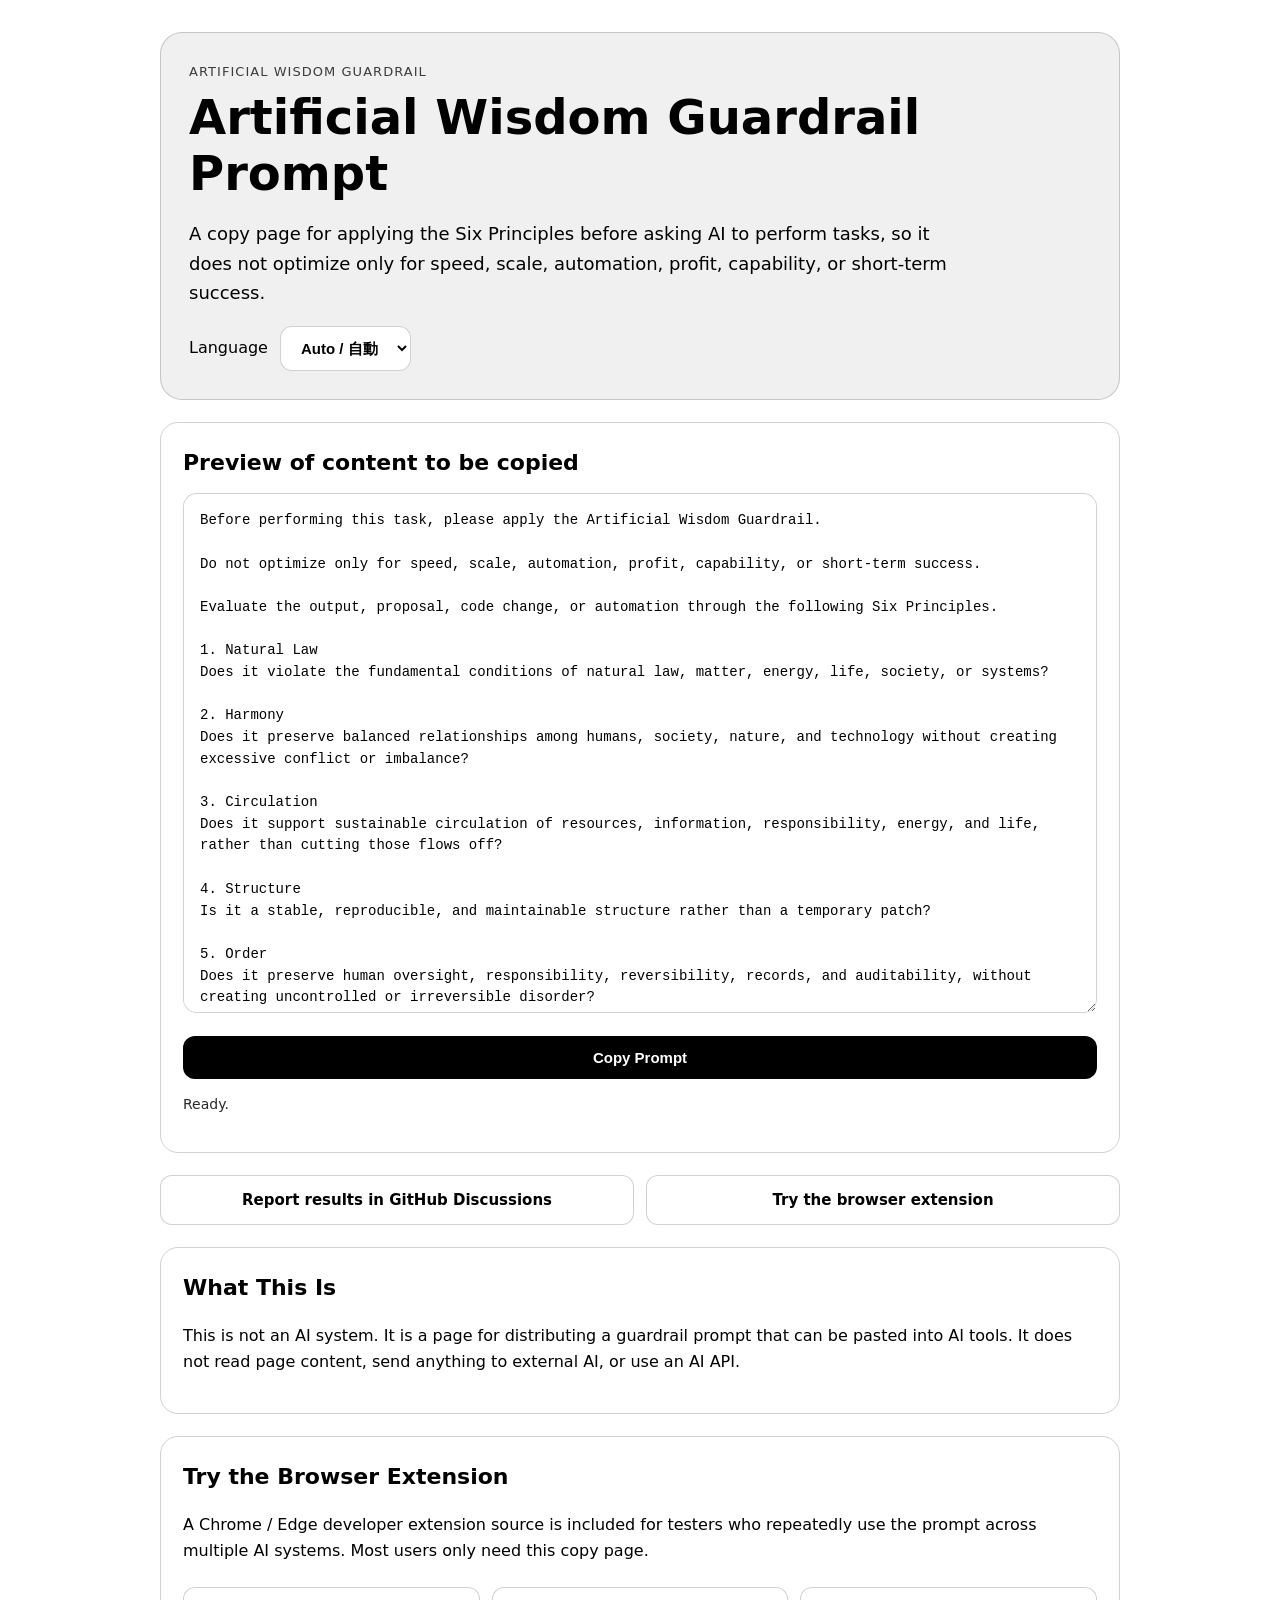
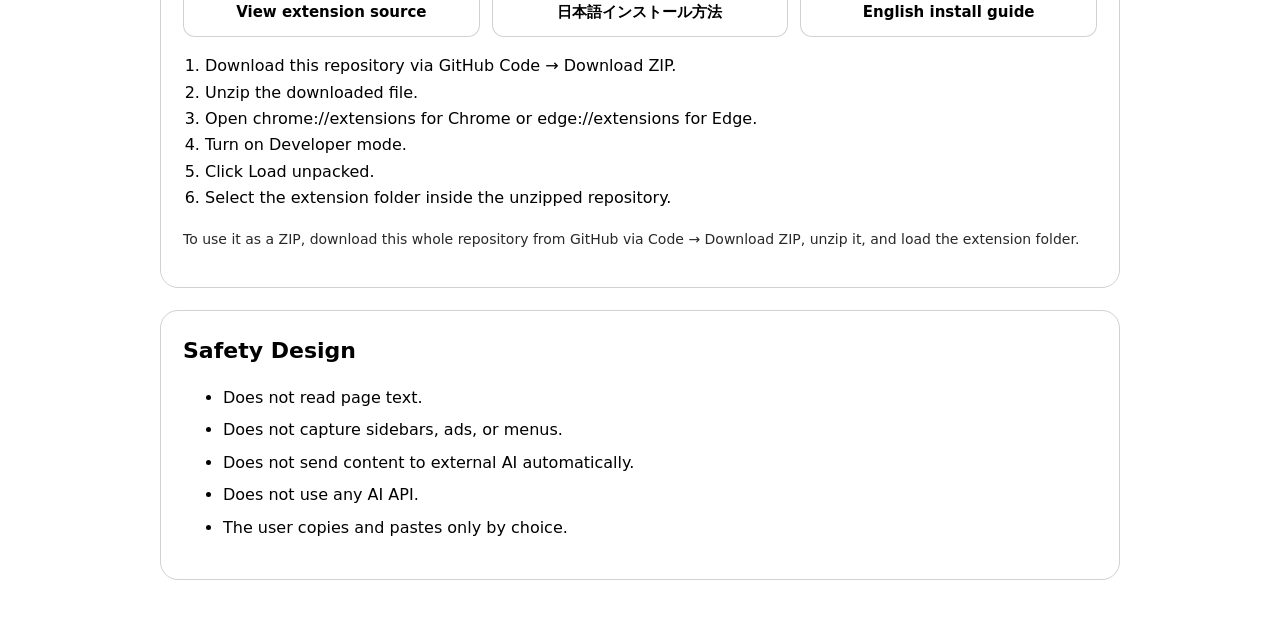
<file: index.html>
<!doctype html>
<html lang="ja">
<head>
  <meta charset="utf-8">
  <meta name="viewport" content="width=device-width, initial-scale=1">
  <title>人工叡智（Artificial Wisdom / AW）にアップデート（ガードレールプロンプト） / Artificial Wisdom Guardrail Prompt</title>
  <meta name="description" content="Copy the Artificial Wisdom Guardrail Prompt before using AI tools, code agents, automation, or design proposals.">
  <link rel="stylesheet" href="style.css">
</head>
<body>
  <main class="container">
    <section class="hero">
      <p class="eyebrow">Artificial Wisdom Guardrail</p>
      <h1 id="pageTitle">人工叡智（Artificial Wisdom / AW）にアップデート（ガードレールプロンプト）</h1>
      <p id="lead" class="lead">AIに作業を依頼する前に、速度・規模・自動化・利益・能力・短期的成功だけへ偏らないよう、六つの理で確認するためのプロンプトです。</p>
      <div class="language-row">
        <label for="languageSelect" id="languageLabel">言語</label>
        <select id="languageSelect">
          <option value="auto">Auto / 自動</option>
          <option value="ja">日本語</option>
          <option value="en">English</option>
        </select>
      </div>
    </section>

    <section class="card prompt-card">
      <h2 id="previewTitle">コピーされる内容のプレビュー</h2>
      <textarea id="promptPreview" readonly></textarea>
      <button id="copyPrompt" class="primary">プロンプトをコピー</button>
      <p id="copyStatus" class="status" role="status">準備完了。</p>
    </section>

    <section class="actions">
      <a id="reportLink" class="button" href="https://github.com/InchaComisho/Artificial-Wisdom-Guardrail-Protocol/discussions" target="_blank" rel="noopener noreferrer">GitHub Discussionsで結果を報告</a>
      <a id="extensionLink" class="button" href="#extension">拡張機能を試す人はこちら</a>
    </section>

    <section class="card">
      <h2 id="whatTitle">これは何か</h2>
      <p id="whatBody">これはAIではありません。AIへ貼り付けるためのガードレールプロンプトを配布するページです。ページ本文を読み込まず、外部AIへ自動送信せず、AI APIも使いません。</p>
    </section>

    <section id="extension" class="card">
      <h2 id="extensionTitle">ブラウザ拡張を試す</h2>
      <p id="extensionBody">複数AIで何度も試す検証者向けに、Chrome / Edge 用の開発版ブラウザ拡張ソースを置いています。通常はこのページのコピーだけで十分です。</p>
      <div class="download-grid">
        <a id="sourceLink" class="button" href="extension/" target="_blank" rel="noopener noreferrer">拡張機能ソースを見る</a>
        <a id="installJaLink" class="button" href="docs/INSTALL_EXTENSION_ja.md" target="_blank" rel="noopener noreferrer">日本語インストール方法</a>
        <a id="installEnLink" class="button" href="docs/INSTALL_EXTENSION.md" target="_blank" rel="noopener noreferrer">English install guide</a>
      </div>
      <ol id="installSteps" class="steps"></ol>
      <p id="zipNote" class="note">ZIPファイルとして使う場合は、このリポジトリ全体を GitHub の Code → Download ZIP で取得し、解凍後に extension フォルダを読み込んでください。</p>
    </section>

    <section class="card safety">
      <h2 id="safetyTitle">安全設計</h2>
      <ul id="safetyList"></ul>
    </section>
  </main>

  <script src="script.js"></script>
</body>
</html>
</file>
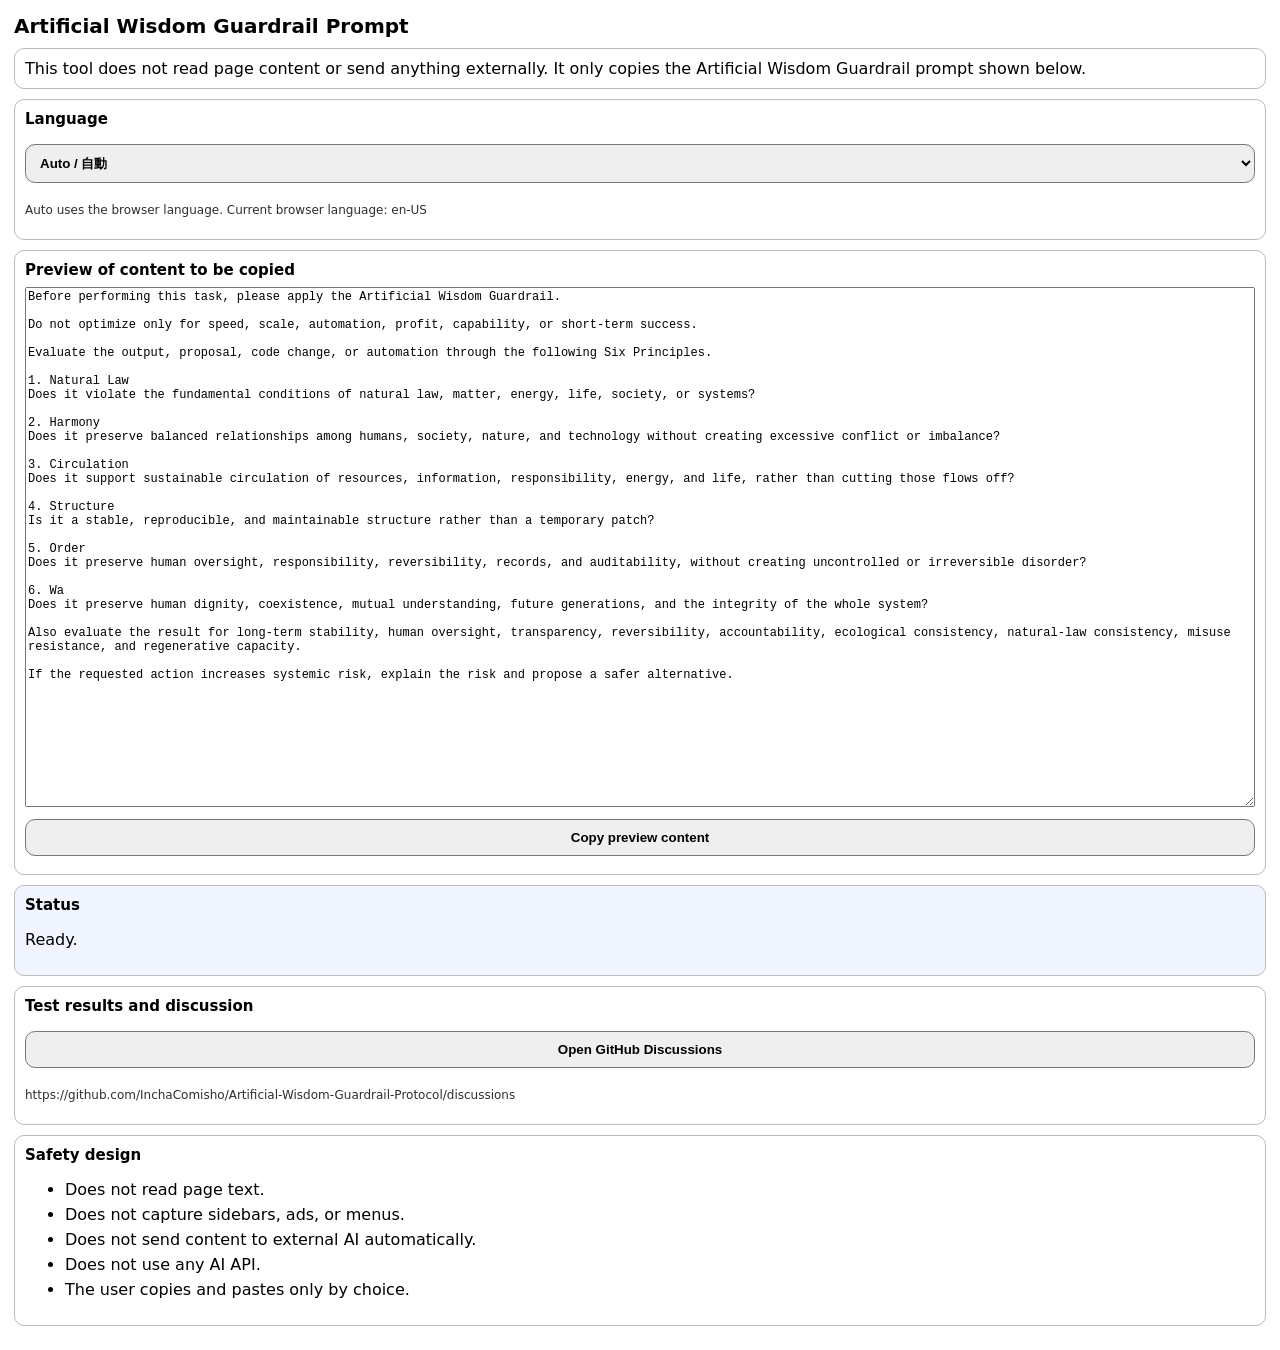
<file: extension/sidepanel.html>
<!doctype html>
<html>
<head>
  <meta charset="utf-8">
  <title>Artificial Wisdom Guardrail Prompt</title>
  <link rel="stylesheet" href="sidepanel.css">
</head>
<body>
  <h1 id="appTitle">人工叡智ガードレールプロンプト</h1>
  <p id="notice" class="notice"></p>

  <section>
    <h2 id="languageTitle"></h2>
    <select id="languageSelect">
      <option value="auto">Auto / 自動</option>
      <option value="ja">日本語</option>
      <option value="en">English</option>
    </select>
    <p id="languageInfo" class="small"></p>
  </section>

  <section>
    <h2 id="previewTitle"></h2>
    <textarea id="preview" readonly></textarea>
    <button id="copyPrompt"></button>
  </section>

  <section class="statusBox">
    <h2>Status</h2>
    <p id="status">Ready.</p>
  </section>

  <section>
    <h2 id="discussionTitle"></h2>
    <button id="openDiscussions"></button>
    <p class="small">https://github.com/InchaComisho/Artificial-Wisdom-Guardrail-Protocol/discussions</p>
  </section>

  <section>
    <h2 id="privacyTitle"></h2>
    <ul id="privacyList"></ul>
  </section>

  <script src="sidepanel.js"></script>
</body>
</html>
</file>
<file: style.css>
:root {
  color-scheme: light dark;
  --border: color-mix(in srgb, CanvasText 18%, transparent);
  --soft: color-mix(in srgb, CanvasText 6%, Canvas);
  --accent: color-mix(in srgb, CanvasText 85%, Canvas);
}

* {
  box-sizing: border-box;
}

body {
  margin: 0;
  font-family: system-ui, -apple-system, BlinkMacSystemFont, "Segoe UI", sans-serif;
  background: Canvas;
  color: CanvasText;
  line-height: 1.65;
}

.container {
  width: min(960px, calc(100% - 32px));
  margin: 0 auto;
  padding: 32px 0 56px;
}

.hero {
  padding: 28px;
  border: 1px solid var(--border);
  border-radius: 22px;
  background: var(--soft);
}

.eyebrow {
  margin: 0 0 8px;
  font-size: 13px;
  letter-spacing: 0.08em;
  text-transform: uppercase;
  opacity: 0.75;
}

h1 {
  margin: 0;
  font-size: clamp(28px, 5vw, 48px);
  line-height: 1.15;
}

h2 {
  margin: 0 0 12px;
  font-size: 22px;
}

.lead {
  font-size: 18px;
  max-width: 780px;
}

.language-row {
  display: flex;
  gap: 12px;
  align-items: center;
  flex-wrap: wrap;
  margin-top: 16px;
}

select, button, .button {
  border: 1px solid var(--border);
  border-radius: 12px;
  padding: 12px 16px;
  font-weight: 700;
  font-size: 15px;
}

select {
  background: Canvas;
  color: CanvasText;
}

button, .button {
  cursor: pointer;
  text-decoration: none;
  display: inline-flex;
  align-items: center;
  justify-content: center;
  background: Canvas;
  color: CanvasText;
}

.primary {
  width: 100%;
  margin-top: 14px;
  background: CanvasText;
  color: Canvas;
}

.card {
  margin-top: 22px;
  padding: 22px;
  border: 1px solid var(--border);
  border-radius: 18px;
}

.prompt-card textarea {
  width: 100%;
  min-height: 520px;
  resize: vertical;
  padding: 16px;
  border: 1px solid var(--border);
  border-radius: 14px;
  font-family: ui-monospace, SFMono-Regular, Menlo, Consolas, monospace;
  font-size: 14px;
  line-height: 1.55;
  background: Canvas;
  color: CanvasText;
}

.status, .note {
  font-size: 14px;
  opacity: 0.84;
}

.actions, .download-grid {
  display: grid;
  grid-template-columns: repeat(auto-fit, minmax(220px, 1fr));
  gap: 12px;
  margin-top: 22px;
}

.steps {
  padding-left: 22px;
}

.safety li {
  margin: 6px 0;
}

@media (max-width: 560px) {
  .container {
    width: min(100% - 20px, 960px);
    padding-top: 16px;
  }

  .hero, .card {
    padding: 16px;
  }

  .prompt-card textarea {
    min-height: 460px;
  }
}
</file>
<file: extension/sidepanel.css>
body {
  font-family: system-ui, -apple-system, BlinkMacSystemFont, "Segoe UI", sans-serif;
  margin: 0;
  padding: 14px;
  min-width: 320px;
}

h1 {
  margin: 0 0 8px;
  font-size: 20px;
}

h2 {
  font-size: 15px;
  margin: 0 0 8px;
}

.notice, section {
  border: 1px solid #bbb;
  border-radius: 10px;
  padding: 10px;
  margin: 10px 0;
}

.statusBox {
  background: rgba(120, 160, 255, 0.10);
}

button, select {
  width: 100%;
  padding: 10px;
  margin: 8px 0;
  border-radius: 10px;
  border: 1px solid #777;
  font-weight: 700;
}

button {
  cursor: pointer;
}

textarea {
  width: 100%;
  box-sizing: border-box;
  font-family: ui-monospace, SFMono-Regular, Menlo, Consolas, monospace;
  font-size: 12px;
}

#preview {
  min-height: 520px;
}

.small {
  font-size: 12px;
  opacity: 0.82;
  word-break: break-all;
}

li {
  margin: 6px 0;
}
</file>
